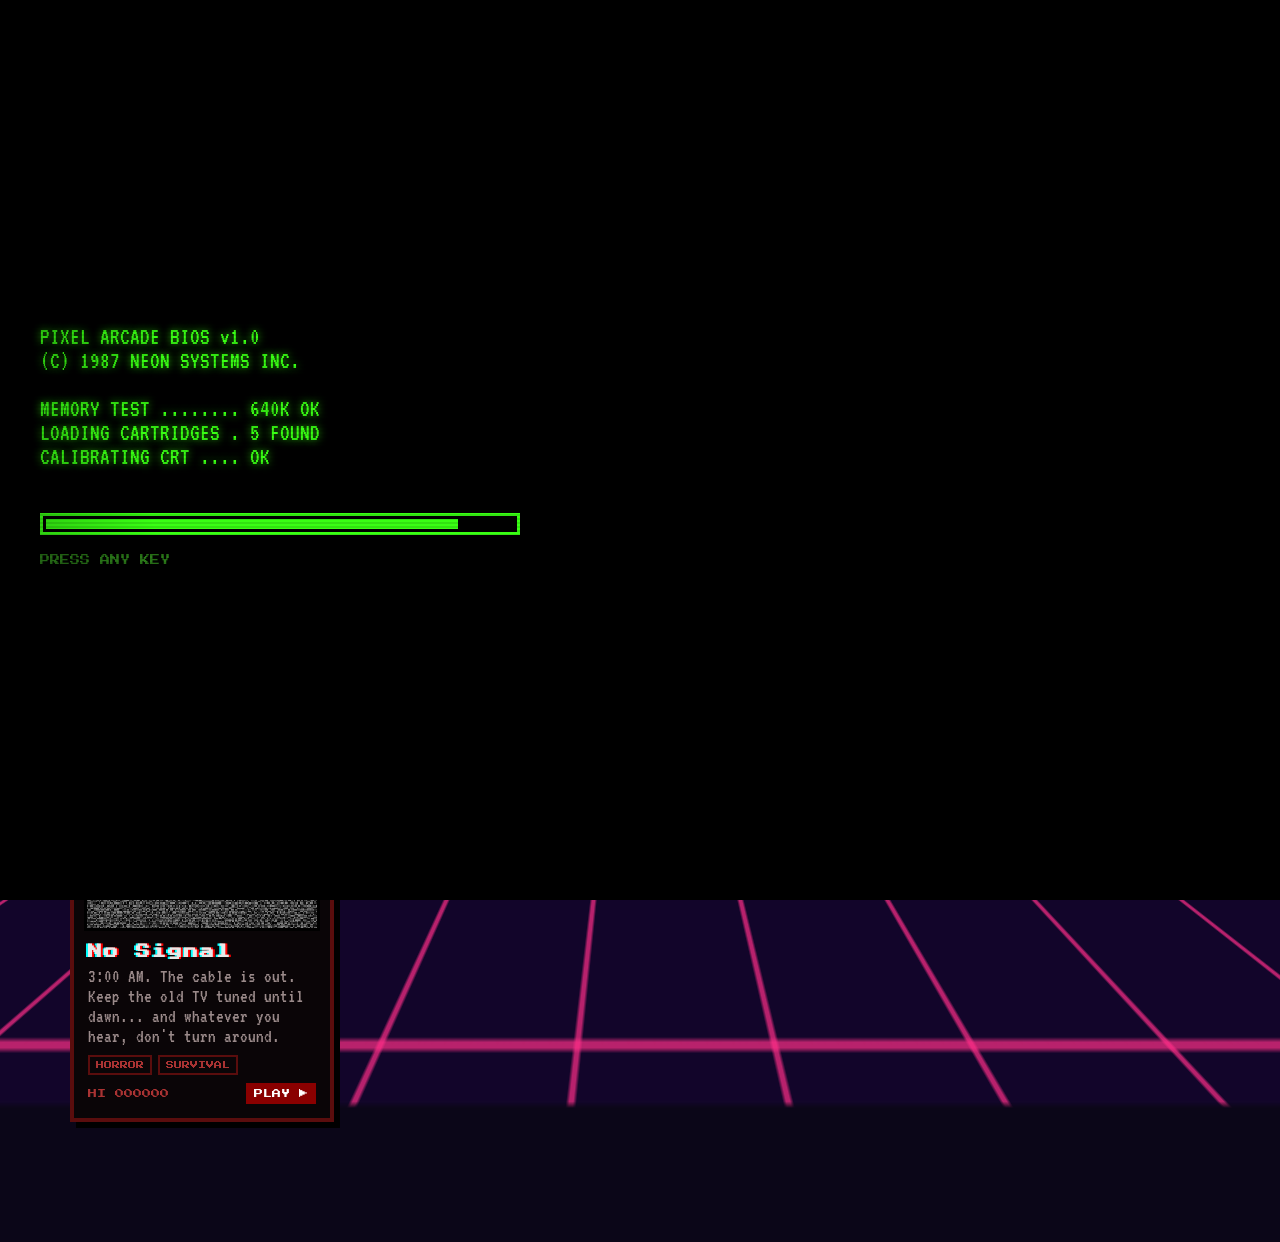
<file: index.html>
<!DOCTYPE html>
<html lang="en">
<head>
  <meta charset="UTF-8">
  <meta name="viewport" content="width=device-width, initial-scale=1.0">
  <title>PIXEL ARCADE</title>
  <link rel="icon" href="favicon.svg">
  <link rel="stylesheet" href="shared/retro.css">
  <link rel="stylesheet" href="css/hub.css">
</head>
<body class="crt hub">
  <!-- Boot sequence (shown once per session) -->
  <div id="boot" class="boot" aria-hidden="true">
    <pre id="boot-text"></pre>
    <div class="boot-bar"><div id="boot-fill"></div></div>
    <p class="boot-skip">PRESS ANY KEY</p>
  </div>

  <canvas id="stars" aria-hidden="true"></canvas>
  <div class="horizon" aria-hidden="true">
    <div class="sun"></div>
    <div class="floor"></div>
  </div>

  <main class="wrap">
    <header class="hero">
      <h1 class="logo" id="logo" data-text="PIXEL ARCADE">PIXEL ARCADE</h1>
      <p class="tagline"><span id="typer"></span><span class="caret">_</span></p>
      <p class="coin blink">&#9654; INSERT COIN &#9664;</p>
    </header>

    <nav class="toolbar" aria-label="Filters">
      <div class="filters" role="group">
        <button class="btn active" data-filter="all">All</button>
        <button class="btn" data-filter="game">Games</button>
        <button class="btn" data-filter="toy">Toys</button>
      </div>
      <input id="search" class="search" type="search" placeholder="SEARCH..." autocomplete="off" aria-label="Search games">
      <div class="toggles">
        <button class="btn small" id="toggle-sound" title="Toggle sound">SFX: ON</button>
        <button class="btn small" id="toggle-crt" title="Toggle CRT effect">CRT: ON</button>
      </div>
    </nav>

    <section id="grid" class="grid" aria-live="polite"></section>
    <p id="empty" class="empty hidden">NO CARTRIDGES FOUND. TRY ANOTHER SEARCH.</p>
  </main>

  <footer class="ticker" aria-label="High scores">
    <div class="ticker-track" id="ticker"></div>
  </footer>

  <div id="wipe" class="wipe" aria-hidden="true"></div>

  <script src="shared/retro.js"></script>
  <script src="shared/games.js"></script>
  <script src="js/previews.js"></script>
  <script src="js/hub.js"></script>
</body>
</html>
</file>
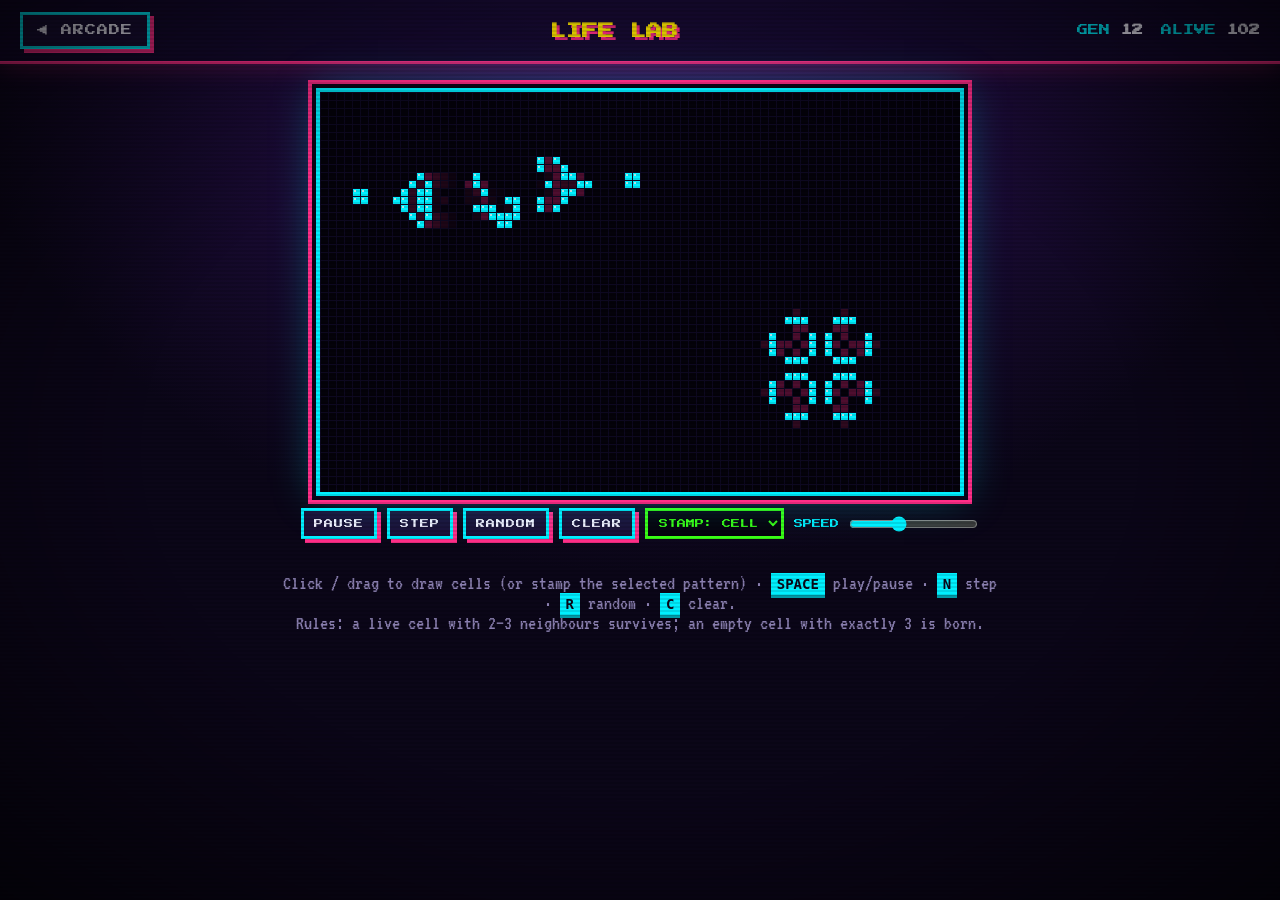
<file: games/life/index.html>
<!DOCTYPE html>
<html lang="en">
<head>
  <meta charset="UTF-8">
  <meta name="viewport" content="width=device-width, initial-scale=1.0">
  <title>Life Lab — PIXEL ARCADE</title>
  <link rel="icon" href="../../favicon.svg">
  <link rel="stylesheet" href="../../shared/retro.css">
  <style>
    #game { cursor: pointer; touch-action: none; }
    .controls {
      display: flex;
      flex-wrap: wrap;
      gap: 10px;
      justify-content: center;
      align-items: center;
      margin-bottom: 14px;
      padding: 0 12px;
    }
    .controls .btn { font-size: 9px; padding: 8px 10px; }
    .controls label { font-family: var(--pixel); font-size: 9px; color: var(--cyan); display: flex; gap: 8px; align-items: center; }
    .controls input[type=range] { accent-color: var(--cyan); }
    select {
      font-family: var(--pixel);
      font-size: 9px;
      background: #05020c;
      color: var(--green);
      border: 3px solid var(--green);
      padding: 7px;
    }
  </style>
</head>
<body class="crt game-page">
  <header class="game-bar">
    <a class="btn" href="../../index.html#noboot">&#9664; Arcade</a>
    <h1>LIFE LAB</h1>
    <div class="stats">
      <span>GEN <b id="gen">0</b></span>
      <span>ALIVE <b id="alive">0</b></span>
    </div>
  </header>

  <div class="stage">
    <canvas id="game" width="640" height="400"></canvas>
  </div>

  <div class="controls">
    <button class="btn" id="play">PAUSE</button>
    <button class="btn" id="step">STEP</button>
    <button class="btn" id="random">RANDOM</button>
    <button class="btn" id="clear">CLEAR</button>
    <select id="pattern" aria-label="Pattern to stamp">
      <option value="">STAMP: CELL</option>
      <option value="glider">GLIDER</option>
      <option value="lwss">SPACESHIP</option>
      <option value="pulsar">PULSAR</option>
      <option value="gun">GLIDER GUN</option>
      <option value="rpent">R-PENTOMINO</option>
    </select>
    <label>SPEED <input type="range" id="speed" min="1" max="30" value="12"></label>
  </div>

  <p class="help">
    Click / drag to draw cells (or stamp the selected pattern) &middot; <kbd>SPACE</kbd> play/pause &middot;
    <kbd>N</kbd> step &middot; <kbd>R</kbd> random &middot; <kbd>C</kbd> clear.<br>
    Rules: a live cell with 2&ndash;3 neighbours survives; an empty cell with exactly 3 is born.
  </p>

  <script src="../../shared/retro.js"></script>
  <script src="life.js"></script>
</body>
</html>
</file>
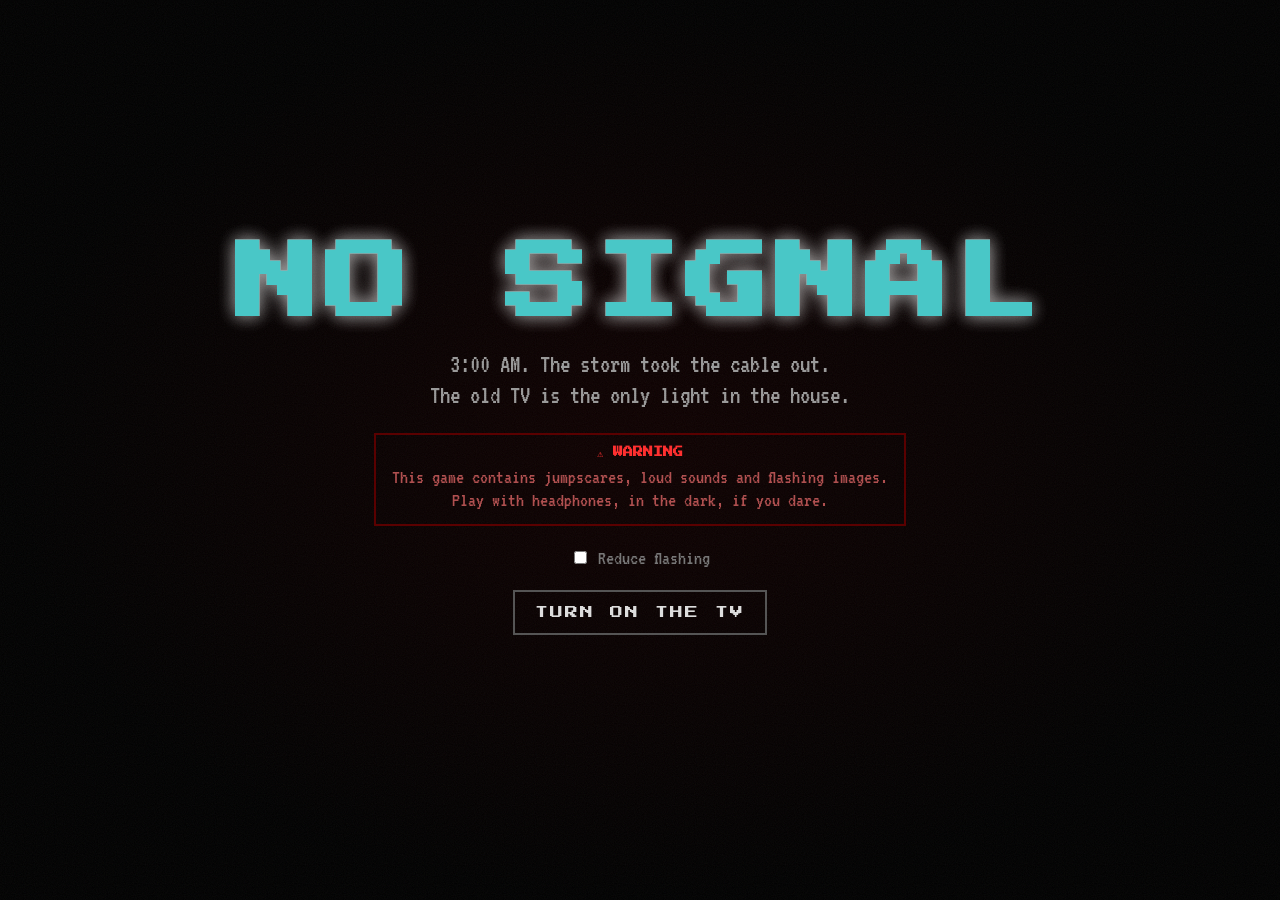
<file: games/nosignal/index.html>
<!DOCTYPE html>
<html lang="en">
<head>
  <meta charset="UTF-8">
  <meta name="viewport" content="width=device-width, initial-scale=1.0">
  <title>NO SIGNAL</title>
  <link rel="icon" href="../../favicon.svg">
  <link rel="stylesheet" href="../../shared/retro.css">
  <link rel="stylesheet" href="nosignal.css">
</head>
<body class="ns">
  <!-- ambient room light cast by the TV -->
  <div class="room" id="room"></div>

  <a class="ns-back" href="../../index.html#noboot">&#9664; LEAVE</a>
  <div class="osd-hint" id="hint"></div>

  <main class="tv-wrap" id="tvwrap">
    <div class="tv" id="tv">
      <div class="bezel">
        <div class="glass">
          <canvas id="screen" width="320" height="240"></canvas>
          <div class="scan"></div>
        </div>
      </div>
      <div class="panel">
        <div class="brand">NOCTURNE<small>COLOR TRINITRON</small></div>
        <div class="tuner" id="tuner" title="Drag or scroll to tune">
          <div class="scale"><span>VHF</span><span>54</span><span>88</span><span>174</span><span>216</span><span>UHF</span></div>
          <div class="needle" id="needle"></div>
        </div>
        <div class="meter" id="meter" aria-label="signal strength">
          <i></i><i></i><i></i><i></i><i></i>
        </div>
        <div class="knob" id="knob"><div class="tick"></div></div>
      </div>
    </div>
    <p class="ns-help">
      <kbd>&larr;</kbd><kbd>&rarr;</kbd> / <kbd>A</kbd><kbd>D</kbd> / scroll to tune &middot; hold <kbd>SHIFT</kbd> to fine-tune &middot; <kbd>P</kbd> pause
    </p>
    <button class="turn-btn hidden" id="turn">[T] TURN AROUND</button>
  </main>

  <!-- title -->
  <section class="ns-screen" id="title">
    <h1 class="ns-logo" data-text="NO SIGNAL">NO SIGNAL</h1>
    <p class="ns-sub">3:00 AM. The storm took the cable out.<br>The old TV is the only light in the house.</p>
    <div class="warn">
      <b>&#9888; WARNING</b>
      This game contains jumpscares, loud sounds and flashing images.<br>
      Play with headphones, in the dark, if you dare.
    </div>
    <label class="opt"><input type="checkbox" id="calm"> Reduce flashing</label>
    <button class="ns-btn" id="start">TURN ON THE TV</button>
    <p class="ns-best" id="best"></p>
  </section>

  <!-- end -->
  <section class="ns-screen hidden" id="end">
    <h1 class="ns-logo small" id="end-title" data-text="SIGNAL LOST">SIGNAL LOST</h1>
    <p class="ns-sub" id="end-text"></p>
    <div class="end-btns">
      <button class="ns-btn" id="again">TRY AGAIN</button>
      <a class="ns-btn ghost" href="../../index.html#noboot">BACK TO ARCADE</a>
    </div>
  </section>

  <canvas id="scare" class="scare"></canvas>

  <script src="../../shared/retro.js"></script>
  <script src="nosignal.js"></script>
</body>
</html>
</file>
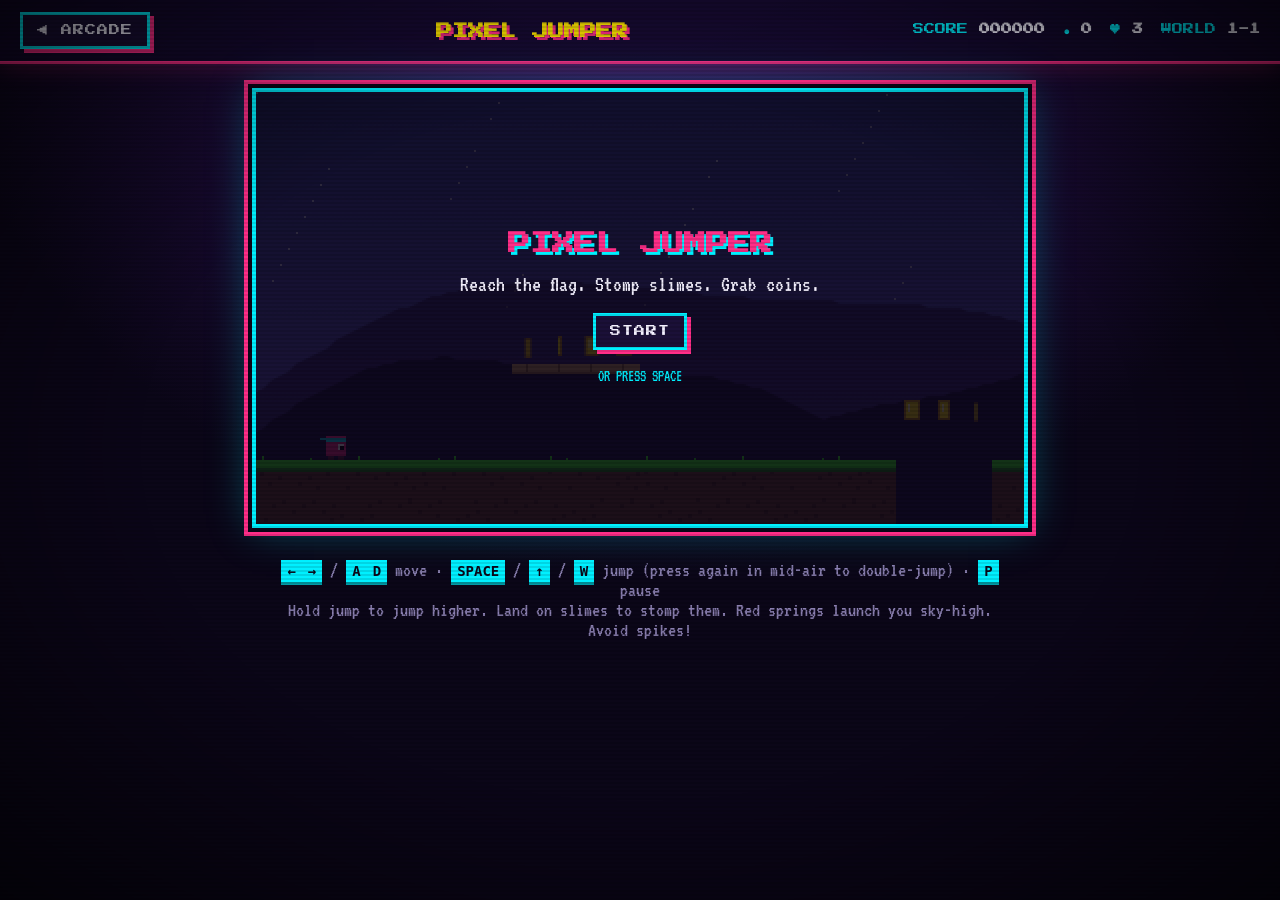
<file: games/platformer/index.html>
<!DOCTYPE html>
<html lang="en">
<head>
  <meta charset="UTF-8">
  <meta name="viewport" content="width=device-width, initial-scale=1.0">
  <title>Pixel Jumper — PIXEL ARCADE</title>
  <link rel="icon" href="../../favicon.svg">
  <link rel="stylesheet" href="../../shared/retro.css">
  <style>
    #game { width: 768px; }
    .touch { display: none; gap: 14px; margin-bottom: 16px; }
    .touch .btn { font-size: 18px; padding: 16px 22px; user-select: none; -webkit-user-select: none; touch-action: none; }
    @media (pointer: coarse) { .touch { display: flex; } }
  </style>
</head>
<body class="crt game-page">
  <header class="game-bar">
    <a class="btn" href="../../index.html#noboot">&#9664; Arcade</a>
    <h1>PIXEL JUMPER</h1>
    <div class="stats">
      <span>SCORE <b id="score">000000</b></span>
      <span>&#9679; <b id="coins">0</b></span>
      <span>&#9829; <b id="lives">3</b></span>
      <span>WORLD <b id="world">1-1</b></span>
    </div>
  </header>

  <div class="stage">
    <canvas id="game" width="384" height="216"></canvas>
    <div class="overlay" id="overlay">
      <h2 id="ov-title">PIXEL JUMPER</h2>
      <p id="ov-text">Reach the flag. Stomp slimes. Grab coins.</p>
      <button class="btn" id="ov-btn">START</button>
      <p class="blink" style="font-size:16px;color:var(--cyan)">OR PRESS SPACE</p>
    </div>
  </div>

  <div class="touch">
    <button class="btn" data-key="left">&#9664;</button>
    <button class="btn" data-key="right">&#9654;</button>
    <button class="btn" data-key="jump">JUMP</button>
  </div>

  <p class="help">
    <kbd>&larr;</kbd><kbd>&rarr;</kbd> / <kbd>A</kbd><kbd>D</kbd> move &middot;
    <kbd>SPACE</kbd> / <kbd>&uarr;</kbd> / <kbd>W</kbd> jump (press again in mid-air to double-jump) &middot;
    <kbd>P</kbd> pause<br>
    Hold jump to jump higher. Land on slimes to stomp them. Red springs launch you sky-high. Avoid spikes!
  </p>

  <script src="../../shared/retro.js"></script>
  <script src="levels.js"></script>
  <script src="platformer.js"></script>
</body>
</html>
</file>
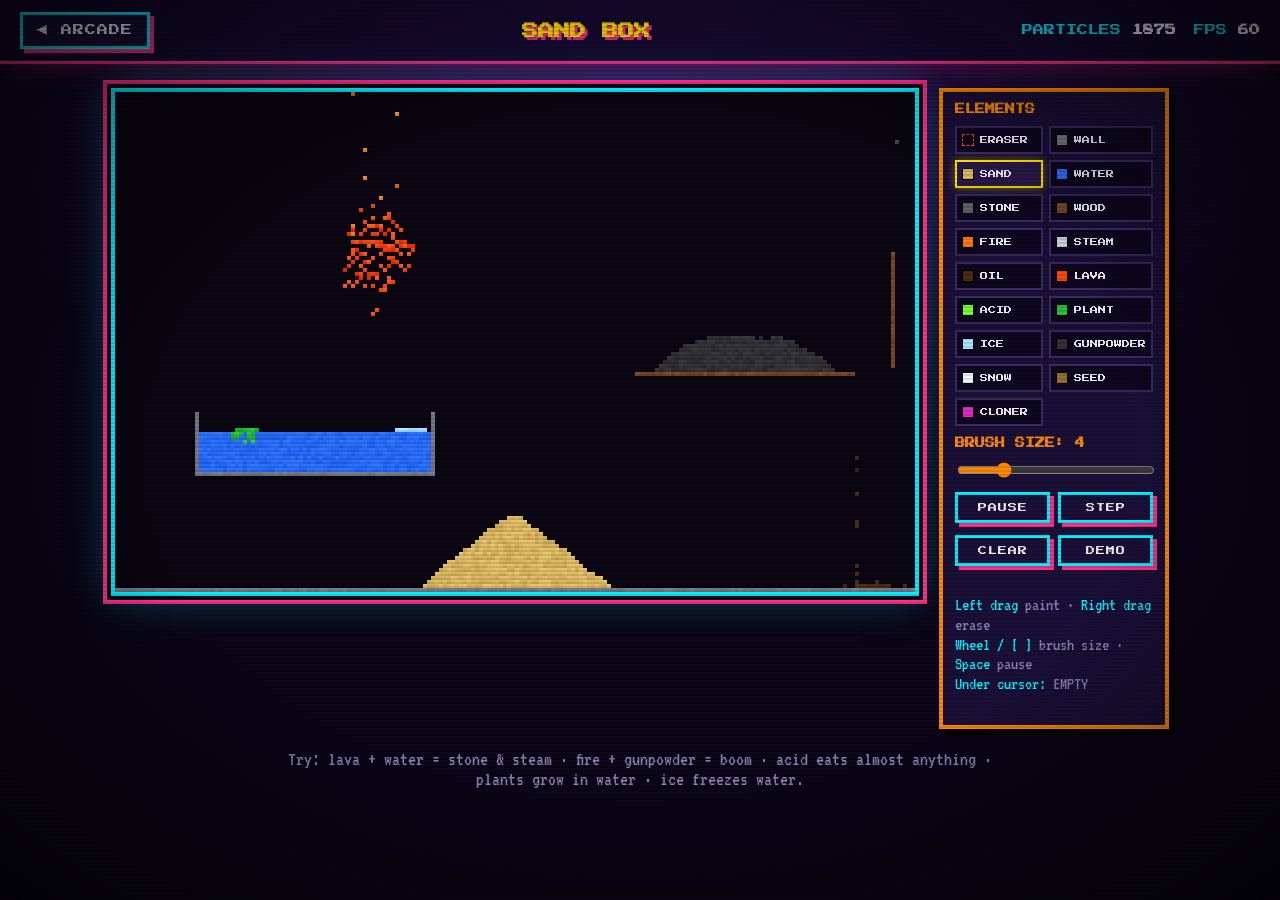
<file: games/sandbox/index.html>
<!DOCTYPE html>
<html lang="en">
<head>
  <meta charset="UTF-8">
  <meta name="viewport" content="width=device-width, initial-scale=1.0">
  <title>Sand Box — PIXEL ARCADE</title>
  <link rel="icon" href="../../favicon.svg">
  <link rel="stylesheet" href="../../shared/retro.css">
  <style>
    #game { width: 800px; cursor: crosshair; touch-action: none; }
    .layout {
      display: flex;
      gap: 20px;
      align-items: flex-start;
      justify-content: center;
      flex-wrap: wrap;
      padding: 0 12px;
    }
    .panel {
      margin-top: 24px;
      width: 230px;
      background: var(--panel);
      border: 4px solid var(--orange);
      box-shadow: 6px 6px 0 #000;
      padding: 12px;
      display: flex;
      flex-direction: column;
      gap: 12px;
      animation: stage-in 0.5s 0.1s cubic-bezier(.2,1.6,.4,1) both;
    }
    .panel h3 {
      margin: 0;
      font-family: var(--pixel);
      font-size: 10px;
      color: var(--orange);
    }
    .elements { display: grid; grid-template-columns: 1fr 1fr; gap: 6px; }
    .el {
      display: flex;
      align-items: center;
      gap: 6px;
      font-family: var(--pixel);
      font-size: 8px;
      color: var(--white);
      background: #0e0720;
      border: 2px solid #3a2a60;
      padding: 6px 5px;
      cursor: pointer;
      text-align: left;
      transition: transform 0.08s, border-color 0.15s;
    }
    .el:hover { border-color: var(--cyan); transform: translateY(-2px); }
    .el.active { border-color: var(--yellow); background: #2a1a4a; box-shadow: 0 0 10px rgba(255,230,0,0.4); }
    .el i { width: 12px; height: 12px; flex: none; border: 1px solid #000; }
    .row { display: flex; gap: 8px; flex-wrap: wrap; }
    .row .btn { font-size: 9px; padding: 8px; flex: 1; text-align: center; }
    input[type=range] { width: 100%; accent-color: var(--orange); }
    .info { font-size: 18px; color: var(--dim); line-height: 1.1; }
    .info b { color: var(--cyan); font-weight: normal; }
  </style>
</head>
<body class="crt game-page">
  <header class="game-bar">
    <a class="btn" href="../../index.html#noboot">&#9664; Arcade</a>
    <h1>SAND BOX</h1>
    <div class="stats">
      <span>PARTICLES <b id="count">0</b></span>
      <span>FPS <b id="fps">0</b></span>
    </div>
  </header>

  <div class="layout">
    <div class="stage">
      <canvas id="game" width="200" height="125"></canvas>
    </div>

    <aside class="panel">
      <h3>ELEMENTS</h3>
      <div class="elements" id="elements"></div>
      <h3>BRUSH SIZE: <span id="brush-val">4</span></h3>
      <input type="range" id="brush" min="1" max="15" value="4">
      <div class="row">
        <button class="btn" id="pause">PAUSE</button>
        <button class="btn" id="step">STEP</button>
      </div>
      <div class="row">
        <button class="btn" id="clear">CLEAR</button>
        <button class="btn" id="demo">DEMO</button>
      </div>
      <p class="info">
        <b>Left drag</b> paint &middot; <b>Right drag</b> erase<br>
        <b>Wheel / [ ]</b> brush size &middot; <b>Space</b> pause<br>
        <b>Under cursor:</b> <span id="hover">EMPTY</span>
      </p>
    </aside>
  </div>

  <p class="help">
    Try: lava + water = stone &amp; steam &middot; fire + gunpowder = boom &middot;
    acid eats almost anything &middot; plants grow in water &middot; ice freezes water.
  </p>

  <script src="../../shared/retro.js"></script>
  <script src="sandbox.js"></script>
</body>
</html>
</file>
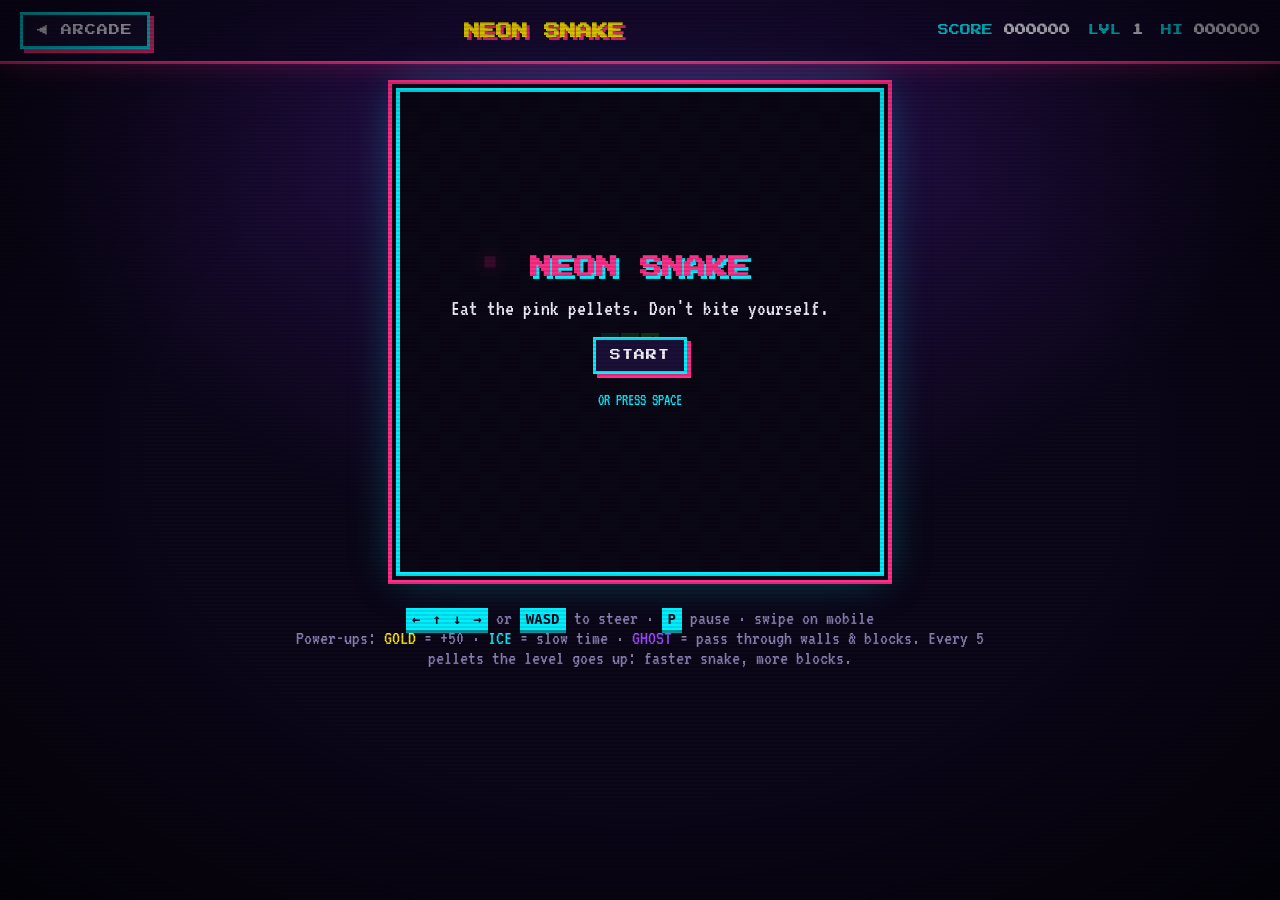
<file: games/snake/index.html>
<!DOCTYPE html>
<html lang="en">
<head>
  <meta charset="UTF-8">
  <meta name="viewport" content="width=device-width, initial-scale=1.0">
  <title>Neon Snake — PIXEL ARCADE</title>
  <link rel="icon" href="../../favicon.svg">
  <link rel="stylesheet" href="../../shared/retro.css">
</head>
<body class="crt game-page">
  <header class="game-bar">
    <a class="btn" href="../../index.html#noboot">&#9664; Arcade</a>
    <h1>NEON SNAKE</h1>
    <div class="stats">
      <span>SCORE <b id="score">000000</b></span>
      <span>LVL <b id="level">1</b></span>
      <span>HI <b id="high">000000</b></span>
    </div>
  </header>

  <div class="stage">
    <canvas id="game" width="480" height="480"></canvas>
    <div class="overlay" id="overlay">
      <h2 id="ov-title">NEON SNAKE</h2>
      <p id="ov-text">Eat the pink pellets. Don't bite yourself.</p>
      <button class="btn" id="ov-btn">START</button>
      <p class="blink" style="font-size:16px;color:var(--cyan)">OR PRESS SPACE</p>
    </div>
  </div>

  <p class="help">
    <kbd>&larr;</kbd><kbd>&uarr;</kbd><kbd>&darr;</kbd><kbd>&rarr;</kbd> or <kbd>WASD</kbd> to steer &middot;
    <kbd>P</kbd> pause &middot; swipe on mobile<br>
    Power-ups: <span style="color:#ffe600">GOLD</span> = +50 &middot;
    <span style="color:#00f0ff">ICE</span> = slow time &middot;
    <span style="color:#9d4dff">GHOST</span> = pass through walls &amp; blocks.
    Every 5 pellets the level goes up: faster snake, more blocks.
  </p>

  <script src="../../shared/retro.js"></script>
  <script src="snake.js"></script>
</body>
</html>
</file>
<file: shared/retro.css>
/* ==========================================================
   PIXEL ARCADE — shared retro styles
   Used by the hub page and every game page.
   ========================================================== */
@import url("https://fonts.googleapis.com/css2?family=Press+Start+2P&family=VT323&display=swap");

:root {
  --bg: #0b0618;
  --bg2: #150a2e;
  --panel: #1b1038;
  --pink: #ff2e88;
  --cyan: #00f0ff;
  --yellow: #ffe600;
  --green: #39ff14;
  --orange: #ff8a00;
  --purple: #9d4dff;
  --white: #f4f1ff;
  --dim: #8a7fb0;
  --pixel: "Press Start 2P", "Courier New", monospace;
  --mono: "VT323", "Consolas", monospace;
}

* { box-sizing: border-box; }

html, body {
  margin: 0;
  padding: 0;
  background: var(--bg);
  color: var(--white);
  font-family: var(--mono);
  font-size: 20px;
  image-rendering: pixelated;
}

a { color: var(--cyan); }

::selection { background: var(--pink); color: var(--bg); }

/* ---------- CRT overlay ---------- */
.crt::before,
.crt::after {
  content: "";
  position: fixed;
  inset: 0;
  pointer-events: none;
  z-index: 9000;
}
.crt::before {
  background:
    repeating-linear-gradient(
      to bottom,
      rgba(0, 0, 0, 0) 0px,
      rgba(0, 0, 0, 0) 2px,
      rgba(0, 0, 0, 0.22) 3px,
      rgba(0, 0, 0, 0) 4px
    );
  animation: scan-move 8s linear infinite;
}
.crt::after {
  background: radial-gradient(ellipse at center, rgba(0,0,0,0) 55%, rgba(0,0,0,0.65) 100%);
  animation: flicker 0.15s infinite alternate;
}
body.no-crt::before,
body.no-crt::after { display: none; }

@keyframes scan-move {
  from { background-position: 0 0; }
  to   { background-position: 0 100px; }
}
@keyframes flicker {
  from { opacity: 0.92; }
  to   { opacity: 1; }
}

/* ---------- Buttons ---------- */
.btn {
  font-family: var(--pixel);
  font-size: 11px;
  letter-spacing: 1px;
  color: var(--white);
  background: var(--panel);
  border: 3px solid var(--cyan);
  padding: 10px 14px;
  cursor: pointer;
  text-transform: uppercase;
  text-decoration: none;
  display: inline-block;
  box-shadow: 4px 4px 0 var(--pink);
  transition: transform 0.08s, box-shadow 0.08s, background 0.15s, color 0.15s;
}
.btn:hover, .btn:focus-visible {
  background: var(--cyan);
  color: var(--bg);
  outline: none;
}
.btn:active {
  transform: translate(4px, 4px);
  box-shadow: 0 0 0 var(--pink);
}
.btn.active {
  background: var(--pink);
  border-color: var(--pink);
  color: var(--bg);
  box-shadow: 4px 4px 0 var(--cyan);
}

/* ---------- Game page shell ---------- */
.game-page {
  min-height: 100vh;
  display: flex;
  flex-direction: column;
  align-items: center;
  background:
    radial-gradient(circle at 50% -20%, #3a1670 0%, transparent 60%),
    var(--bg);
}

.game-bar {
  width: 100%;
  display: flex;
  align-items: center;
  justify-content: space-between;
  gap: 12px;
  padding: 12px 20px;
  border-bottom: 3px solid var(--pink);
  background: rgba(21, 10, 46, 0.85);
  box-shadow: 0 0 24px rgba(255, 46, 136, 0.35);
  flex-wrap: wrap;
}
.game-bar h1 {
  margin: 0;
  font-family: var(--pixel);
  font-size: 16px;
  color: var(--yellow);
  text-shadow: 3px 3px 0 var(--pink);
  animation: title-bob 2s ease-in-out infinite;
}
@keyframes title-bob {
  0%, 100% { transform: translateY(0); }
  50% { transform: translateY(-3px); }
}
.game-bar .stats {
  font-family: var(--pixel);
  font-size: 11px;
  display: flex;
  gap: 18px;
  color: var(--cyan);
}
.game-bar .stats b { color: var(--white); }

.stage {
  position: relative;
  margin: 24px auto 12px;
  border: 4px solid var(--cyan);
  box-shadow:
    0 0 0 4px var(--bg),
    0 0 0 8px var(--pink),
    0 0 40px rgba(0, 240, 255, 0.35);
  background: #000;
  animation: stage-in 0.5s cubic-bezier(.2,1.6,.4,1) both;
}
@keyframes stage-in {
  from { transform: scale(0.85); opacity: 0; }
  to   { transform: scale(1); opacity: 1; }
}
.stage canvas {
  display: block;
  image-rendering: pixelated;
  max-width: 94vw;
  height: auto;
}

.overlay {
  position: absolute;
  inset: 0;
  display: flex;
  flex-direction: column;
  align-items: center;
  justify-content: center;
  gap: 18px;
  background: rgba(11, 6, 24, 0.82);
  text-align: center;
  padding: 20px;
  transition: opacity 0.25s;
}
.overlay.hidden { opacity: 0; pointer-events: none; }
.overlay h2 {
  font-family: var(--pixel);
  font-size: 22px;
  margin: 0;
  color: var(--pink);
  text-shadow: 3px 3px 0 var(--cyan);
}
.overlay p { margin: 0; color: var(--white); font-size: 22px; }
.blink { animation: blink 1s steps(2, start) infinite; }
@keyframes blink { to { visibility: hidden; } }

.help {
  color: var(--dim);
  font-size: 20px;
  text-align: center;
  max-width: 760px;
  padding: 0 16px 24px;
}
.help kbd {
  font-family: Consolas, "Segoe UI Symbol", monospace;
  font-weight: bold;
  font-size: 14px;
  color: var(--bg);
  background: var(--cyan);
  padding: 3px 6px;
  border-bottom: 3px solid #009aa6;
}
</file>
<file: css/hub.css>
/* ==========================================================
   PIXEL ARCADE — hub page
   ========================================================== */
body.hub {
  min-height: 100vh;
  overflow-x: hidden;
  background: linear-gradient(to bottom, #07030f 0%, #1a0838 55%, #3b0b4f 100%) fixed;
}

/* ---------- Background: stars + synthwave horizon ---------- */
#stars {
  position: fixed;
  inset: 0;
  width: 100%;
  height: 100%;
  z-index: 0;
}
.horizon {
  position: fixed;
  left: 0;
  right: 0;
  bottom: 0;
  height: 45vh;
  z-index: 0;
  pointer-events: none;
}
.sun {
  position: absolute;
  left: 50%;
  bottom: 62%;
  width: 34vh;
  height: 34vh;
  transform: translateX(-50%);
  border-radius: 50%;
  background: linear-gradient(to bottom, var(--yellow) 0%, var(--orange) 45%, var(--pink) 90%);
  box-shadow: 0 0 80px rgba(255, 46, 136, 0.6);
  -webkit-mask: repeating-linear-gradient(to bottom, #000 0 9%, transparent 9% 12%);
          mask: repeating-linear-gradient(to bottom, #000 0 9%, transparent 9% 12%);
  animation: sun-pulse 4s ease-in-out infinite;
  opacity: 0.85;
}
@keyframes sun-pulse {
  0%, 100% { filter: brightness(1); }
  50% { filter: brightness(1.25); }
}
.floor {
  position: absolute;
  left: -50%;
  right: -50%;
  bottom: 0;
  height: 62%;
  background:
    linear-gradient(to bottom, #1a0838 0%, transparent 30%),
    repeating-linear-gradient(to right, rgba(255, 46, 136, 0.7) 0 2px, transparent 2px 60px),
    repeating-linear-gradient(to bottom, rgba(255, 46, 136, 0.7) 0 2px, transparent 2px 60px);
  background-color: #12052a;
  transform: perspective(300px) rotateX(60deg);
  transform-origin: top center;
  animation: floor-move 1.2s linear infinite;
}
@keyframes floor-move {
  from { background-position: 0 0, 0 0, 0 0; }
  to   { background-position: 0 0, 0 0, 0 60px; }
}

/* ---------- Layout ---------- */
.wrap {
  position: relative;
  z-index: 1;
  max-width: 1180px;
  margin: 0 auto;
  padding: 40px 20px 120px;
}

/* ---------- Hero ---------- */
.hero {
  text-align: center;
  margin-bottom: 36px;
}
.logo {
  position: relative;
  display: inline-block;
  margin: 10px 0 18px;
  font-family: var(--pixel);
  font-size: clamp(28px, 6.5vw, 68px);
  line-height: 1.15;
  color: var(--yellow);
  text-shadow:
    4px 4px 0 var(--pink),
    8px 8px 0 var(--purple),
    0 0 30px rgba(255, 230, 0, 0.5);
  animation: logo-float 3s ease-in-out infinite;
}
.logo .ch {
  display: inline-block;
  animation: wave 2.4s ease-in-out infinite;
}
@keyframes wave {
  0%, 60%, 100% { transform: translateY(0); }
  30% { transform: translateY(-12px); }
}
@keyframes logo-float {
  0%, 100% { transform: rotate(-1deg); }
  50% { transform: rotate(1deg); }
}
/* glitch layers */
.logo::before,
.logo::after {
  content: attr(data-text);
  position: absolute;
  inset: 0;
  pointer-events: none;
  opacity: 0;
}
.logo.glitch::before {
  color: var(--cyan);
  text-shadow: none;
  opacity: 0.8;
  clip-path: inset(10% 0 55% 0);
  transform: translate(-6px, 0);
}
.logo.glitch::after {
  color: var(--pink);
  text-shadow: none;
  opacity: 0.8;
  clip-path: inset(60% 0 8% 0);
  transform: translate(6px, 0);
}
.logo.glitch .ch { color: transparent; }

.tagline {
  font-size: 26px;
  color: var(--cyan);
  min-height: 32px;
  margin: 0 0 12px;
  text-shadow: 0 0 10px rgba(0, 240, 255, 0.7);
}
.caret { animation: blink 0.8s steps(2, start) infinite; }
.coin {
  font-family: var(--pixel);
  font-size: 12px;
  color: var(--pink);
  margin: 0;
}

/* ---------- Toolbar ---------- */
.toolbar {
  display: flex;
  flex-wrap: wrap;
  gap: 16px;
  align-items: center;
  justify-content: space-between;
  margin-bottom: 30px;
  padding: 16px;
  background: rgba(21, 10, 46, 0.75);
  border: 3px solid var(--purple);
  box-shadow: 0 0 20px rgba(157, 77, 255, 0.35);
  backdrop-filter: blur(4px);
}
.filters, .toggles { display: flex; gap: 12px; flex-wrap: wrap; }
.btn.small { font-size: 9px; padding: 8px 10px; }
.search {
  flex: 1;
  min-width: 160px;
  font-family: var(--pixel);
  font-size: 11px;
  color: var(--green);
  background: #05020c;
  border: 3px solid var(--green);
  padding: 10px 12px;
  outline: none;
  caret-color: var(--green);
}
.search::placeholder { color: #2c7d1a; }
.search:focus { box-shadow: 0 0 14px rgba(57, 255, 20, 0.5); }

/* ---------- Cards ---------- */
.grid {
  display: grid;
  grid-template-columns: repeat(auto-fill, minmax(260px, 1fr));
  gap: 28px;
}
.card {
  --c: var(--cyan);
  position: relative;
  display: flex;
  flex-direction: column;
  background: var(--panel);
  border: 4px solid var(--c);
  box-shadow: 6px 6px 0 #000, 0 0 0 rgba(0,0,0,0);
  color: inherit;
  text-decoration: none;
  transform-style: preserve-3d;
  transition: transform 0.15s ease-out, box-shadow 0.2s;
  animation: card-in 0.6s cubic-bezier(.2,1.5,.4,1) both;
  animation-delay: calc(var(--i, 0) * 90ms);
  cursor: pointer;
  outline: none;
}
@keyframes card-in {
  from { opacity: 0; transform: translateY(40px) scale(0.9); }
  to   { opacity: 1; transform: none; }
}
.card:hover, .card:focus-visible {
  box-shadow: 10px 10px 0 #000, 0 0 30px var(--c);
}
.card .label {
  display: flex;
  justify-content: space-between;
  align-items: center;
  padding: 6px 10px;
  background: var(--c);
  color: var(--bg);
  font-family: var(--pixel);
  font-size: 9px;
}
.card .screen {
  position: relative;
  margin: 10px;
  border: 3px solid #000;
  background: #000;
  overflow: hidden;
}
.card canvas {
  display: block;
  width: 100%;
  aspect-ratio: 16 / 10;
  image-rendering: pixelated;
}
.card .screen::after {
  content: "";
  position: absolute;
  inset: 0;
  background: repeating-linear-gradient(to bottom, transparent 0 2px, rgba(0,0,0,0.3) 2px 3px);
  pointer-events: none;
}
.card .body { padding: 4px 14px 14px; display: flex; flex-direction: column; gap: 8px; flex: 1; }
.card h2 {
  margin: 0;
  font-family: var(--pixel);
  font-size: 14px;
  color: var(--c);
  text-shadow: 2px 2px 0 #000;
}
.card p { margin: 0; color: #cfc8ea; font-size: 19px; line-height: 1.05; flex: 1; }
.card .tags { display: flex; gap: 6px; flex-wrap: wrap; }
.card .tag {
  font-family: var(--pixel);
  font-size: 8px;
  padding: 4px 6px;
  border: 2px solid var(--dim);
  color: var(--dim);
}
.card .foot {
  display: flex;
  justify-content: space-between;
  align-items: center;
  font-family: var(--pixel);
  font-size: 9px;
  color: var(--yellow);
}
.card .play {
  color: var(--bg);
  background: var(--c);
  padding: 6px 8px;
}
.card:hover .play { animation: blink 0.5s steps(2, start) infinite; }

.card.horror {
  background: #0a0507;
  border-color: #5a0d0d;
  animation-name: card-in, horror-flicker;
  animation-duration: 0.6s, 4s;
  animation-iteration-count: 1, infinite;
}
.card.horror .label { background: #5a0d0d; color: #ff9a9a; }
.card.horror h2 { color: #e8e8e8; text-shadow: 2px 0 0 #f00, -2px 0 0 #0ff; letter-spacing: 2px; }
.card.horror p { color: #9a8a8a; }
.card.horror .tag { border-color: #5a0d0d; color: #a33; }
.card.horror .foot { color: #a33; }
.card.horror .play { background: #8a0000; color: #fff; }
.card.horror:hover, .card.horror:focus-visible {
  border-color: #ff2a2a;
  box-shadow: 10px 10px 0 #000, 0 0 40px rgba(255, 0, 0, 0.6);
}
.card.horror:hover h2 { animation: horror-shake 0.15s infinite; }
@keyframes horror-flicker {
  0%, 91%, 94%, 100% { filter: none; }
  92% { filter: brightness(0.3); }
  93% { filter: brightness(1.6) hue-rotate(-20deg); }
}
@keyframes horror-shake {
  0% { transform: translate(0, 0); }
  33% { transform: translate(-1px, 1px); }
  66% { transform: translate(1px, -1px); }
}

.card.soon {
  --c: var(--dim);
  cursor: default;
  border-style: dashed;
}
.card.soon canvas { opacity: 0.6; }

.empty {
  text-align: center;
  font-family: var(--pixel);
  font-size: 12px;
  color: var(--pink);
  margin-top: 30px;
}
.hidden { display: none !important; }

/* ---------- Ticker ---------- */
.ticker {
  position: fixed;
  left: 0;
  right: 0;
  bottom: 0;
  z-index: 2;
  overflow: hidden;
  background: #000;
  border-top: 3px solid var(--yellow);
  padding: 8px 0;
  white-space: nowrap;
}
.ticker-track {
  display: inline-block;
  font-family: var(--pixel);
  font-size: 11px;
  color: var(--yellow);
  padding-left: 100%;
  animation: ticker 28s linear infinite;
}
.ticker-track span { margin-right: 60px; }
.ticker-track em { color: var(--cyan); font-style: normal; }
@keyframes ticker {
  from { transform: translateX(0); }
  to   { transform: translateX(-100%); }
}

/* ---------- Boot screen ---------- */
.boot {
  position: fixed;
  inset: 0;
  z-index: 8000;
  background: #000;
  color: var(--green);
  padding: 40px;
  display: flex;
  flex-direction: column;
  justify-content: center;
  align-items: flex-start;
  font-size: 24px;
  transition: opacity 0.5s, transform 0.5s;
}
.boot pre {
  font-family: var(--mono);
  margin: 0 0 20px;
  text-shadow: 0 0 8px rgba(57, 255, 20, 0.8);
  white-space: pre-wrap;
}
.boot-bar {
  width: min(480px, 80vw);
  height: 22px;
  border: 3px solid var(--green);
  padding: 3px;
}
#boot-fill { height: 100%; width: 0; background: var(--green); }
.boot-skip { font-family: var(--pixel); font-size: 10px; color: #2c7d1a; margin-top: 20px; }
.boot.off {
  opacity: 0;
  transform: scaleY(0.005);
  pointer-events: none;
}

/* ---------- Page wipe transition ---------- */
.wipe {
  position: fixed;
  inset: 0;
  z-index: 8500;
  pointer-events: none;
  display: grid;
  grid-template-columns: repeat(12, 1fr);
  grid-template-rows: repeat(8, 1fr);
}
.wipe i {
  background: var(--bg);
  transform: scale(0);
  transition: transform 0.25s ease-in;
}
.wipe.on i { transform: scale(1.05); }

/* ---------- Konami rainbow mode ---------- */
body.rainbow { animation: hue 3s linear infinite; }
@keyframes hue { to { filter: hue-rotate(360deg); } }

@media (prefers-reduced-motion: reduce) {
  *, *::before, *::after { animation-duration: 0.001s !important; animation-iteration-count: 1 !important; }
}
@media (max-width: 600px) {
  .toolbar { justify-content: center; }
  body { font-size: 18px; }
}
</file>
<file: games/nosignal/nosignal.css>
/* ==========================================================
   NO SIGNAL — styles
   ========================================================== */
body.ns {
  --glow: 120, 140, 160;     /* colour of light cast by the screen (set from JS) */
  --light: 0.5;              /* brightness of that light */
  --dread: 0;                /* 0..1 */
  margin: 0;
  min-height: 100vh;
  overflow: hidden;
  background: #000;
  color: #cfd3d6;
  font-family: var(--mono);
  cursor: default;
}

/* ---------- Room light ---------- */
.room {
  position: fixed;
  inset: 0;
  pointer-events: none;
  background:
    radial-gradient(ellipse 60% 55% at 50% 45%, rgba(var(--glow), calc(var(--light) * 0.22)) 0%, transparent 70%),
    radial-gradient(ellipse 90% 30% at 50% 100%, rgba(var(--glow), calc(var(--light) * 0.12)) 0%, transparent 70%);
  transition: background 0.2s;
}
.room::after {
  /* vignette that closes in as dread rises */
  content: "";
  position: absolute;
  inset: 0;
  background: radial-gradient(ellipse at center,
    transparent calc(60% - var(--dread) * 40%),
    rgba(0, 0, 0, calc(0.6 + var(--dread) * 0.4)) 100%);
}

/* ---------- Television ---------- */
.tv-wrap {
  position: relative;
  z-index: 1;
  min-height: 100vh;
  display: flex;
  flex-direction: column;
  align-items: center;
  justify-content: center;
  gap: 14px;
  opacity: 0;
  transition: opacity 1.2s;
}
.tv-wrap.on { opacity: 1; }

.tv {
  width: min(860px, 94vw);
  padding: 26px 26px 18px;
  border-radius: 28px;
  background:
    linear-gradient(145deg, #3a2a1e 0%, #22170f 50%, #120c07 100%);
  box-shadow:
    inset 0 2px 0 rgba(255, 255, 255, 0.08),
    inset 0 -6px 18px rgba(0, 0, 0, 0.8),
    0 30px 60px rgba(0, 0, 0, 0.9),
    0 0 calc(40px + var(--light) * 60px) rgba(var(--glow), calc(var(--light) * 0.25));
}
.tv.shake { animation: tv-shake 0.12s infinite; }
@keyframes tv-shake {
  0%   { transform: translate(0, 0); }
  25%  { transform: translate(-2px, 1px); }
  50%  { transform: translate(2px, -1px); }
  75%  { transform: translate(-1px, -2px); }
  100% { transform: translate(1px, 2px); }
}

.bezel {
  padding: 18px;
  border-radius: 22px;
  background: linear-gradient(#141414, #050505);
  box-shadow: inset 0 0 20px #000, 0 1px 0 rgba(255, 255, 255, 0.05);
}
.glass {
  position: relative;
  border-radius: 38px / 30px;
  overflow: hidden;
  background: #000;
  box-shadow: inset 0 0 40px rgba(0, 0, 0, 0.9);
}
#screen {
  display: block;
  width: 100%;
  aspect-ratio: 4 / 3;
  image-rendering: pixelated;
  filter: contrast(1.15) saturate(1.1) blur(0.4px);
}
#screen.power-on { animation: power-on 0.9s ease-out both; }
#screen.power-off { animation: power-off 0.5s ease-in both; }
@keyframes power-on {
  0%   { transform: scale(1, 0.004); filter: brightness(8); }
  40%  { transform: scale(1, 0.004); filter: brightness(8); }
  70%  { transform: scale(1, 1.05); filter: brightness(2); }
  100% { transform: scale(1, 1); filter: contrast(1.15) saturate(1.1) blur(0.4px); }
}
@keyframes power-off {
  0%   { transform: scale(1, 1); filter: brightness(1); }
  60%  { transform: scale(1, 0.004); filter: brightness(6); }
  100% { transform: scale(0, 0.004); filter: brightness(10); }
}
.scan {
  position: absolute;
  inset: 0;
  pointer-events: none;
  background:
    repeating-linear-gradient(to bottom, rgba(0, 0, 0, 0) 0 2px, rgba(0, 0, 0, 0.28) 3px, rgba(0, 0, 0, 0) 4px),
    radial-gradient(ellipse at 50% 50%, transparent 55%, rgba(0, 0, 0, 0.75) 100%),
    linear-gradient(160deg, rgba(255, 255, 255, 0.07) 0%, transparent 35%);
  mix-blend-mode: normal;
}

.panel {
  display: flex;
  align-items: center;
  gap: 18px;
  padding: 16px 8px 4px;
}
.brand {
  font-family: var(--pixel);
  font-size: 11px;
  color: #b89a6a;
  letter-spacing: 3px;
  display: flex;
  flex-direction: column;
  gap: 6px;
}
.brand small { font-size: 6px; color: #6d5a3d; letter-spacing: 1px; }

.tuner {
  position: relative;
  flex: 1;
  height: 38px;
  background: linear-gradient(#e9dcc0, #c8b791);
  border: 3px solid #0d0905;
  border-radius: 4px;
  box-shadow: inset 0 0 10px rgba(0, 0, 0, 0.6), 0 0 14px rgba(255, 200, 120, calc(var(--light) * 0.25));
  cursor: ew-resize;
  overflow: hidden;
  touch-action: none;
}
.tuner .scale {
  position: absolute;
  inset: 0;
  display: flex;
  justify-content: space-between;
  align-items: flex-end;
  padding: 0 8px 3px;
  font-family: var(--pixel);
  font-size: 7px;
  color: #3a2a18;
  background: repeating-linear-gradient(to right, #3a2a18 0 1px, transparent 1px 10px) top / 100% 10px no-repeat;
}
.needle {
  position: absolute;
  top: 0;
  bottom: 0;
  width: 3px;
  left: 50%;
  background: #d2201c;
  box-shadow: 0 0 6px #ff3b30;
}

.meter { display: flex; gap: 4px; align-items: flex-end; height: 30px; }
.meter i {
  width: 7px;
  background: #1c1c1c;
  border: 1px solid #000;
  transition: background 0.1s, box-shadow 0.1s;
}
.meter i:nth-child(1) { height: 20%; }
.meter i:nth-child(2) { height: 40%; }
.meter i:nth-child(3) { height: 60%; }
.meter i:nth-child(4) { height: 80%; }
.meter i:nth-child(5) { height: 100%; }
.meter i.lit { background: #39ff14; box-shadow: 0 0 6px #39ff14; }
.meter.weak i.lit { background: #ffb000; box-shadow: 0 0 6px #ffb000; }
.meter.dead i.lit { background: #ff2020; box-shadow: 0 0 6px #ff2020; }

.knob {
  width: 44px;
  height: 44px;
  border-radius: 50%;
  background: radial-gradient(circle at 35% 30%, #5a5a5a, #111 70%);
  border: 3px solid #0a0a0a;
  box-shadow: 0 3px 6px rgba(0, 0, 0, 0.8);
  position: relative;
}
.knob .tick {
  position: absolute;
  left: 50%;
  top: 4px;
  width: 3px;
  height: 12px;
  margin-left: -1.5px;
  background: #ddd;
}

.ns-help {
  margin: 0;
  font-size: 18px;
  color: #4a4f55;
  text-align: center;
}
.ns-help kbd {
  font-family: Consolas, "Segoe UI Symbol", monospace;
  font-weight: bold;
  font-size: 13px;
  background: #222;
  color: #888;
  padding: 3px 5px;
  border-bottom: 2px solid #000;
}

.turn-btn {
  position: fixed;
  left: 50%;
  bottom: 9vh;
  transform: translateX(-50%);
  font-family: var(--pixel);
  font-size: 12px;
  color: #a00;
  background: transparent;
  border: none;
  letter-spacing: 4px;
  cursor: pointer;
  animation: turn-pulse 1.4s ease-in-out infinite;
  z-index: 5;
}
@keyframes turn-pulse {
  0%, 100% { opacity: 0.15; text-shadow: none; }
  50% { opacity: 0.9; text-shadow: 0 0 12px #f00; }
}

.ns-back {
  position: fixed;
  top: 14px;
  left: 16px;
  z-index: 20;
  font-family: var(--pixel);
  font-size: 9px;
  color: #444;
  text-decoration: none;
}
.ns-back:hover { color: #c00; }

.osd-hint {
  position: fixed;
  top: 14px;
  right: 18px;
  z-index: 20;
  font-family: var(--pixel);
  font-size: 9px;
  color: #3f3f3f;
}

/* ---------- Title + end screens ---------- */
.ns-screen {
  position: fixed;
  inset: 0;
  z-index: 30;
  display: flex;
  flex-direction: column;
  align-items: center;
  justify-content: center;
  gap: 22px;
  text-align: center;
  padding: 20px;
  background:
    radial-gradient(ellipse at center, rgba(40, 0, 0, 0.35), #000 70%),
    #000;
  transition: opacity 1s;
}
.ns-screen::before {
  /* faint moving static behind the title */
  content: "";
  position: absolute;
  inset: -50%;
  background-image: url("data:image/svg+xml,%3Csvg xmlns='http://www.w3.org/2000/svg' width='160' height='160'%3E%3Cfilter id='n'%3E%3CfeTurbulence type='fractalNoise' baseFrequency='0.9' numOctaves='2' stitchTiles='stitch'/%3E%3C/filter%3E%3Crect width='100%25' height='100%25' filter='url(%23n)' opacity='0.5'/%3E%3C/svg%3E");
  opacity: 0.12;
  animation: grain 0.4s steps(4) infinite;
  pointer-events: none;
}
@keyframes grain {
  0% { transform: translate(0, 0); }
  25% { transform: translate(-5%, 3%); }
  50% { transform: translate(4%, -6%); }
  75% { transform: translate(-3%, 5%); }
  100% { transform: translate(0, 0); }
}
.ns-screen > * { position: relative; }
.ns-screen.hidden { opacity: 0; pointer-events: none; }
.hidden { display: none !important; }
.ns-screen.hidden { display: flex !important; }

.ns-logo {
  margin: 0;
  font-family: var(--pixel);
  font-size: clamp(34px, 8vw, 84px);
  color: #e8e8e8;
  letter-spacing: 6px;
  text-shadow: 0 0 18px rgba(255, 255, 255, 0.35);
  animation: logo-flicker 5s infinite;
}
.ns-logo.small { font-size: clamp(26px, 5vw, 52px); color: #c11; text-shadow: 0 0 18px rgba(255, 0, 0, 0.5); }
.ns-logo::before,
.ns-logo::after {
  content: attr(data-text);
  position: absolute;
  inset: 0;
  opacity: 0.7;
}
.ns-logo::before { color: #f00; animation: glitch-a 3s infinite steps(1); }
.ns-logo::after  { color: #0ff; animation: glitch-b 2.6s infinite steps(1); }
@keyframes glitch-a {
  0%, 88%, 100% { transform: none; clip-path: inset(0 0 100% 0); }
  89% { transform: translate(-6px, 2px); clip-path: inset(20% 0 50% 0); }
  92% { transform: translate(5px, -1px); clip-path: inset(60% 0 10% 0); }
  95% { transform: translate(-3px, 0); clip-path: inset(40% 0 35% 0); }
}
@keyframes glitch-b {
  0%, 80%, 100% { transform: none; clip-path: inset(0 0 100% 0); }
  81% { transform: translate(6px, -2px); clip-path: inset(70% 0 5% 0); }
  85% { transform: translate(-4px, 1px); clip-path: inset(10% 0 70% 0); }
}
@keyframes logo-flicker {
  0%, 18%, 22%, 62%, 64%, 100% { opacity: 1; }
  20%, 63% { opacity: 0.2; }
}
.ns-sub { margin: 0; font-size: 26px; color: #9a9a9a; line-height: 1.2; max-width: 680px; }
.warn {
  max-width: 560px;
  border: 2px solid #5a0000;
  padding: 12px 16px;
  color: #b05050;
  font-size: 20px;
  line-height: 1.15;
}
.warn b { display: block; font-family: var(--pixel); font-size: 10px; color: #ff3030; margin-bottom: 8px; }
.opt { font-size: 20px; color: #777; cursor: pointer; }
.opt input { accent-color: #a00; }
.ns-btn {
  font-family: var(--pixel);
  font-size: 13px;
  letter-spacing: 2px;
  padding: 14px 20px;
  color: #ddd;
  background: transparent;
  border: 2px solid #555;
  cursor: pointer;
  text-decoration: none;
  transition: color 0.2s, border-color 0.2s, box-shadow 0.2s, background 0.2s;
}
.ns-btn:hover, .ns-btn:focus-visible {
  color: #fff;
  border-color: #c00;
  background: rgba(120, 0, 0, 0.25);
  box-shadow: 0 0 20px rgba(255, 0, 0, 0.35);
  outline: none;
}
.ns-btn.ghost { border-color: #2a2a2a; color: #777; }
.end-btns { display: flex; gap: 14px; flex-wrap: wrap; justify-content: center; }
.ns-best { margin: 0; font-family: var(--pixel); font-size: 9px; color: #555; }

/* ---------- Jumpscare layer ---------- */
.scare {
  position: fixed;
  inset: 0;
  width: 100vw;
  height: 100vh;
  z-index: 50;
  pointer-events: none;
  display: none;
}
.scare.on { display: block; }

@media (max-width: 640px) {
  .brand, .knob { display: none; }
}
</file>
